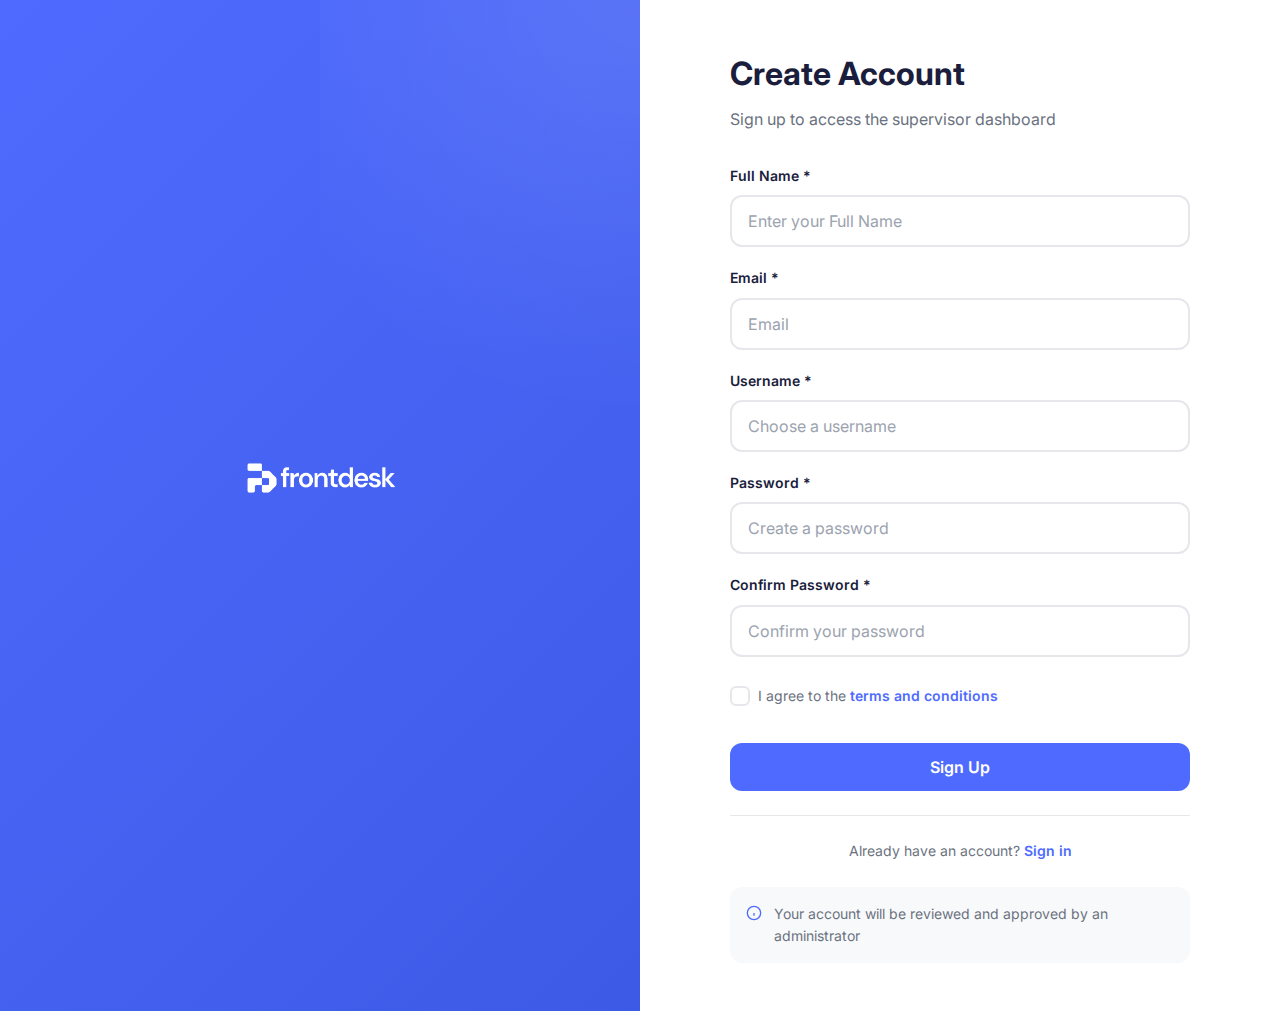
<file: dashboard/register.html>
<!DOCTYPE html>
<html lang="en">
<head>
    <meta charset="UTF-8">
    <meta name="viewport" content="width=device-width, initial-scale=1.0">
    <title>Sign Up - Frontdesk</title>
    <link rel="icon" type="image/png" href="/dashboard/images/favicon.png">
    <link rel="preconnect" href="https://fonts.googleapis.com">
    <link rel="preconnect" href="https://fonts.gstatic.com" crossorigin>
    <link href="https://fonts.googleapis.com/css2?family=Inter:wght@400;500;600;700;800&display=swap" rel="stylesheet">
    <link rel="stylesheet" href="/dashboard/static/register.css?v=2.0">
</head>
<body>
    <div class="register-page">
        <!-- Left Side - Logo and Welcome -->
        <div class="register-left">
            <div class="register-brand center-logo">
                <img src="/dashboard/images/frontdesk.png" alt="Frontdesk Logo" class="brand-logo">
            </div>
        </div>

        <!-- Right Side - Register Form -->
        <div class="register-right">
            <div class="register-container">
                <div class="register-header">
                    <h2 class="form-title">Create Account</h2>
                    <p class="form-subtitle">Sign up to access the supervisor dashboard</p>
                </div>

                <div id="alertBox" class="alert" style="display: none;"></div>

                <form id="registerForm" class="register-form">
                    <div class="form-row">
                        <div class="form-group">
                            <label for="fullName">Full Name *</label>
                            <input type="text" id="fullName" name="fullName" required placeholder="Enter your Full Name">
                        </div>
                    </div>

                    <div class="form-row">
                        <div class="form-group">
                            <label for="email">Email *</label>
                            <input type="email" id="email" name="email" required placeholder="Email">
                        </div>
                    </div>

                    <div class="form-row">
                        <div class="form-group">
                            <label for="username">Username *</label>
                            <input type="text" id="username" name="username" required placeholder="Choose a username">
                        </div>
                    </div>
                    
                    <div class="form-row">
                        <div class="form-group">
                            <label for="password">Password *</label>
                            <input type="password" id="password" name="password" required placeholder="Create a password">
                        </div>
                    </div>
                    
                    <div class="form-row">
                        <div class="form-group">
                            <label for="confirmPassword">Confirm Password *</label>
                            <input type="password" id="confirmPassword" name="confirmPassword" required placeholder="Confirm your password">
                        </div>
                    </div>

                    <div class="form-checkbox">
                        <label class="checkbox-container">
                            <input type="checkbox" id="terms" name="terms" required>
                            <span class="checkmark"></span>
                            <span class="checkbox-label">I agree to the <a href="#" class="terms-link">terms and conditions</a></span>
                        </label>
                    </div>
                    
                    <button type="submit" class="btn-submit" id="registerBtn">
                        <span class="btn-text">Sign Up</span>
                        <span class="btn-loader" style="display: none;">
                            <svg class="spinner" width="20" height="20" viewBox="0 0 24 24" fill="none" stroke="currentColor" stroke-width="2">
                                <circle cx="12" cy="12" r="10"></circle>
                            </svg>
                        </span>
                    </button>
                </form>

                <div class="form-footer">
                    <p>Already have an account? <a href="/" class="login-link">Sign in</a></p>
                </div>

                <div class="signup-notice">
                    <svg width="16" height="16" viewBox="0 0 24 24" fill="none" stroke="currentColor" stroke-width="2">
                        <circle cx="12" cy="12" r="10"></circle>
                        <line x1="12" y1="16" x2="12" y2="12"></line>
                        <line x1="12" y1="8" x2="12.01" y2="8"></line>
                    </svg>
                    <span>Your account will be reviewed and approved by an administrator</span>
                </div>
            </div>
        </div>
    </div>
    
    <script src="/dashboard/static/register.js"></script>
</body>
</html>
</file>
<file: dashboard/static/register.css>
.center-logo {
    display: flex;
    justify-content: center;
    align-items: flex-start;
    height: 100px;
    margin-top: 32px;
}
/* ========================================
   FRONTDESK REGISTER PAGE - MODERN DESIGN
   ======================================== */

:root {
    --primary: #4F6BFF;
    --primary-hover: #3D5AE6;
    --primary-light: rgba(79, 107, 255, 0.1);
    --success: #10b981;
    --danger: #ef4444;
    --warning: #f59e0b;
    
    --bg-primary: #FFFFFF;
    --bg-secondary: #F8F9FB;
    
    --text-primary: #1A1D3C;
    --text-secondary: #6B7280;
    --text-muted: #9CA3AF;
    
    --border: #E5E7EB;
    --border-focus: #4F6BFF;
    
    --shadow-sm: 0 1px 2px 0 rgba(0, 0, 0, 0.05);
    --shadow-md: 0 4px 6px -1px rgba(0, 0, 0, 0.1);
    --shadow-lg: 0 10px 15px -3px rgba(0, 0, 0, 0.1);
    --shadow-xl: 0 20px 25px -5px rgba(0, 0, 0, 0.1);
    
    --radius: 12px;
    --radius-lg: 16px;
    --transition: all 0.3s cubic-bezier(0.4, 0, 0.2, 1);
}

* {
    margin: 0;
    padding: 0;
    box-sizing: border-box;
}

body {
    font-family: 'Inter', -apple-system, BlinkMacSystemFont, 'Segoe UI', sans-serif;
    background: var(--bg-secondary);
    color: var(--text-primary);
    line-height: 1.6;
    -webkit-font-smoothing: antialiased;
    -moz-osx-font-smoothing: grayscale;
}

/* ========================================
   REGISTER PAGE LAYOUT
   ======================================== */

.register-page {
    display: flex;
    min-height: 100vh;
}

/* Left Side - Branding */
.register-left {
    flex: 1;
    background: linear-gradient(135deg, #4F6BFF 0%, #3D5AE6 100%);
    display: flex;
    flex-direction: column;
    align-items: center;
    justify-content: center;
    padding: 4rem 3rem;
    position: relative;
    overflow: hidden;
}

.register-left::before {
    content: '';
    position: absolute;
    top: -50%;
    right: -50%;
    width: 100%;
    height: 100%;
    background: radial-gradient(circle, rgba(255,255,255,0.1) 0%, transparent 70%);
    animation: pulse 8s ease-in-out infinite;
}

@keyframes pulse {
    0%, 100% { transform: scale(1); opacity: 0.5; }
    50% { transform: scale(1.1); opacity: 0.8; }
}

.register-brand {
    margin-bottom: 3rem;
    z-index: 1;
}

.brand-logo {
    width: 180px;
    height: auto;
    filter: brightness(0) invert(1);
    animation: fadeInDown 0.8s ease-out;
}

.welcome-content {
    text-align: center;
    color: white;
    z-index: 1;
    animation: fadeInUp 0.8s ease-out 0.2s both;
}

.welcome-title {
    font-size: 2.5rem;
    font-weight: 800;
    margin-bottom: 1rem;
    line-height: 1.2;
}

.welcome-subtitle {
    font-size: 1.125rem;
    opacity: 0.9;
    font-weight: 400;
    margin-bottom: 2rem;
}

/* Features List */
.features-list {
    display: flex;
    flex-direction: column;
    gap: 1rem;
    margin-top: 2rem;
}

.feature-item {
    display: flex;
    align-items: center;
    gap: 0.75rem;
    font-size: 1rem;
    color: white;
}

.feature-icon {
    color: #10b981;
    flex-shrink: 0;
}

/* Right Side - Register Form */
.register-right {
    flex: 1;
    display: flex;
    align-items: center;
    justify-content: center;
    padding: 3rem;
    background: var(--bg-primary);
    overflow-y: auto;
}

.register-container {
    width: 100%;
    max-width: 460px;
    animation: fadeIn 0.8s ease-out 0.3s both;
}

.register-header {
    margin-bottom: 2rem;
}

.form-title {
    font-size: 2rem;
    font-weight: 700;
    color: var(--text-primary);
    margin-bottom: 0.5rem;
}

.form-subtitle {
    font-size: 1rem;
    color: var(--text-secondary);
    font-weight: 400;
}

/* ========================================
   FORM STYLES
   ======================================== */

.register-form {
    display: flex;
    flex-direction: column;
    gap: 1.25rem;
}

.form-row {
    display: flex;
    gap: 1rem;
}

.form-group {
    flex: 1;
    display: flex;
    flex-direction: column;
    gap: 0.5rem;
}

.form-group label {
    font-size: 0.875rem;
    font-weight: 600;
    color: var(--text-primary);
}

.form-group input[type="text"],
.form-group input[type="password"],
.form-group input[type="email"] {
    width: 100%;
    padding: 0.875rem 1rem;
    font-size: 1rem;
    font-family: inherit;
    border: 2px solid var(--border);
    border-radius: var(--radius);
    background: var(--bg-primary);
    color: var(--text-primary);
    transition: var(--transition);
    outline: none;
}

.form-group input:focus {
    border-color: var(--border-focus);
    box-shadow: 0 0 0 4px var(--primary-light);
}

.form-group input::placeholder {
    color: var(--text-muted);
}

/* Form Checkbox */
.form-checkbox {
    margin: 0.5rem 0;
}

.checkbox-container {
    display: flex;
    align-items: center;
    cursor: pointer;
    user-select: none;
    position: relative;
}

.checkbox-container input[type="checkbox"] {
    position: absolute;
    opacity: 0;
    cursor: pointer;
}

.checkmark {
    width: 20px;
    height: 20px;
    border: 2px solid var(--border);
    border-radius: 6px;
    margin-right: 0.5rem;
    display: flex;
    align-items: center;
    justify-content: center;
    transition: var(--transition);
    flex-shrink: 0;
}

.checkbox-container input:checked ~ .checkmark {
    background: var(--primary);
    border-color: var(--primary);
}

.checkbox-container input:checked ~ .checkmark::after {
    content: '✓';
    color: white;
    font-size: 0.875rem;
    font-weight: 700;
}

.checkbox-label {
    font-size: 0.875rem;
    color: var(--text-secondary);
}

.terms-link {
    color: var(--primary);
    text-decoration: none;
    font-weight: 600;
}

.terms-link:hover {
    text-decoration: underline;
}

/* Submit Button */
.btn-submit {
    width: 100%;
    padding: 0.875rem 1.5rem;
    font-size: 1rem;
    font-weight: 600;
    font-family: inherit;
    color: white;
    background: var(--primary);
    border: none;
    border-radius: var(--radius);
    cursor: pointer;
    transition: var(--transition);
    margin-top: 0.5rem;
    display: flex;
    align-items: center;
    justify-content: center;
    gap: 0.5rem;
}

.btn-submit:hover {
    background: var(--primary-hover);
    transform: translateY(-2px);
    box-shadow: var(--shadow-lg);
}

.btn-submit:active {
    transform: translateY(0);
}

.btn-submit:disabled {
    opacity: 0.6;
    cursor: not-allowed;
    transform: none;
}

.btn-loader {
    display: flex;
    align-items: center;
}

.spinner {
    animation: spin 1s linear infinite;
}

@keyframes spin {
    from { transform: rotate(0deg); }
    to { transform: rotate(360deg); }
}

/* Alert Message */
.alert {
    padding: 0.875rem 1rem;
    border-radius: var(--radius);
    font-size: 0.875rem;
    font-weight: 500;
    margin-bottom: 1.5rem;
    animation: slideDown 0.3s ease-out;
}

.alert.success {
    background: rgba(16, 185, 129, 0.1);
    border: 1px solid var(--success);
    color: var(--success);
}

.alert.error {
    background: rgba(239, 68, 68, 0.1);
    border: 1px solid var(--danger);
    color: var(--danger);
}

@keyframes slideDown {
    from {
        opacity: 0;
        transform: translateY(-10px);
    }
    to {
        opacity: 1;
        transform: translateY(0);
    }
}

/* Form Footer */
.form-footer {
    margin-top: 1.5rem;
    text-align: center;
    padding-top: 1.5rem;
    border-top: 1px solid var(--border);
}

.form-footer p {
    font-size: 0.875rem;
    color: var(--text-secondary);
}

.login-link {
    color: var(--primary);
    text-decoration: none;
    font-weight: 600;
    transition: var(--transition);
}

.login-link:hover {
    color: var(--primary-hover);
    text-decoration: underline;
}

/* Signup Notice */
.signup-notice {
    margin-top: 1.5rem;
    padding: 1rem;
    background: var(--bg-secondary);
    border-radius: var(--radius);
    display: flex;
    align-items: flex-start;
    gap: 0.75rem;
    font-size: 0.875rem;
    color: var(--text-secondary);
}

.signup-notice svg {
    flex-shrink: 0;
    margin-top: 0.125rem;
    color: var(--primary);
}

/* ========================================
   ANIMATIONS
   ======================================== */

@keyframes fadeIn {
    from {
        opacity: 0;
    }
    to {
        opacity: 1;
    }
}

@keyframes fadeInDown {
    from {
        opacity: 0;
        transform: translateY(-30px);
    }
    to {
        opacity: 1;
        transform: translateY(0);
    }
}

@keyframes fadeInUp {
    from {
        opacity: 0;
        transform: translateY(30px);
    }
    to {
        opacity: 1;
        transform: translateY(0);
    }
}

/* ========================================
   RESPONSIVE DESIGN
   ======================================== */

@media (max-width: 1024px) {
    .register-left {
        padding: 3rem 2rem;
    }

    .welcome-title {
        font-size: 2rem;
    }

    .brand-logo {
        width: 150px;
    }
}

@media (max-width: 768px) {
    .register-page {
        flex-direction: column;
    }

    .register-left {
        padding: 3rem 1.5rem;
        min-height: 400px;
    }

    .brand-logo {
        width: 120px;
    }

    .welcome-title {
        font-size: 1.75rem;
    }

    .welcome-subtitle {
        font-size: 1rem;
    }

    .register-right {
        padding: 2rem 1.5rem;
    }

    .form-title {
        font-size: 1.75rem;
    }

    .form-row {
        flex-direction: column;
    }
}

@media (max-width: 480px) {
    .register-left {
        padding: 2rem 1rem;
        min-height: 350px;
    }

    .welcome-title {
        font-size: 1.5rem;
    }

    .welcome-subtitle {
        font-size: 0.875rem;
    }

    .register-right {
        padding: 1.5rem 1rem;
    }

    .register-container {
        max-width: 100%;
    }

    .form-title {
        font-size: 1.5rem;
    }

    .features-list {
        font-size: 0.875rem;
    }
}
</file>
